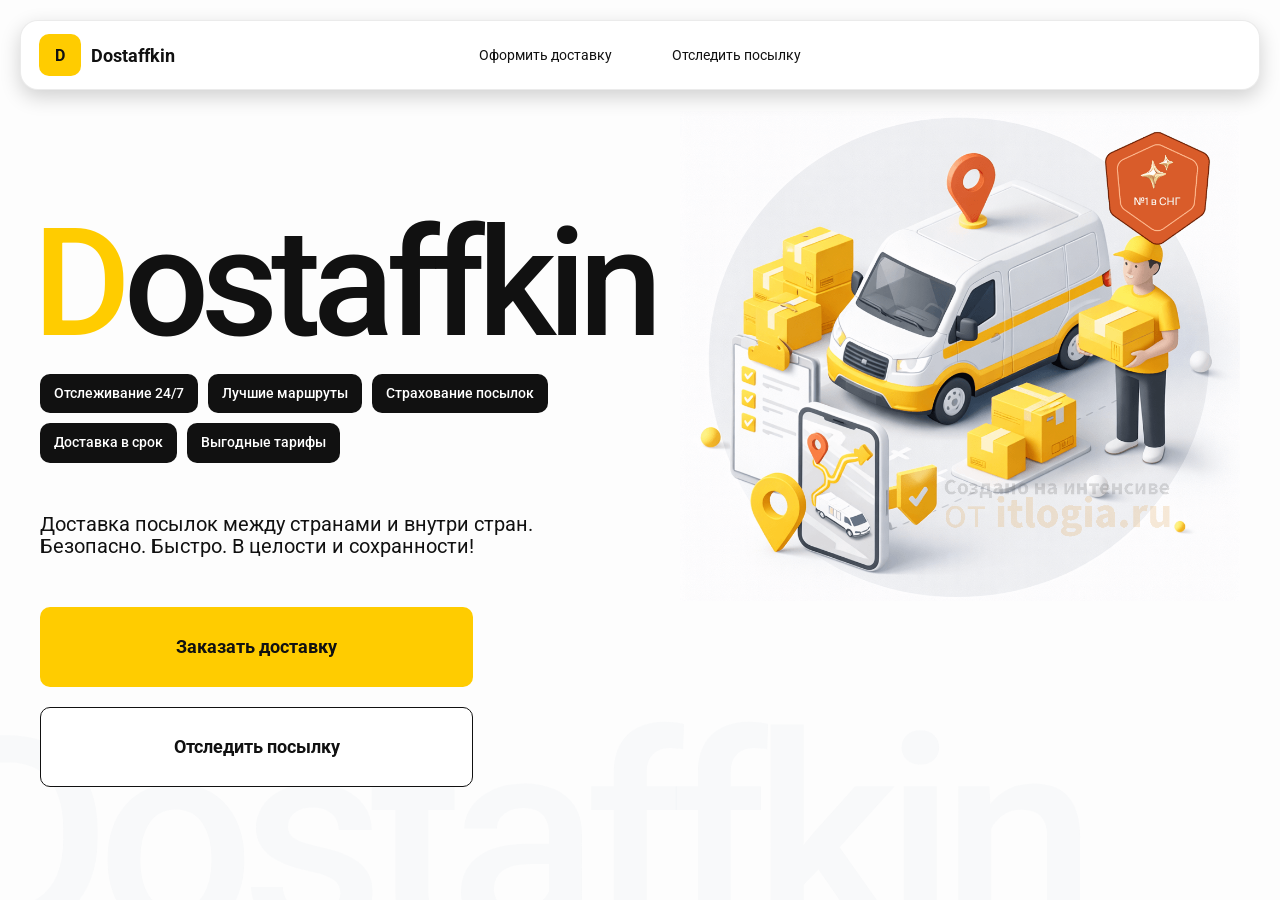
<file: index.html>
<!doctype html>
<html lang="ru">

<head>
    <meta charset="utf-8" />
    <meta name="viewport" content="width=device-width,initial-scale=1,maximum-scale=1,user-scalable=0" />
    <title>Dostaffkin — Доставка посылок между странами и внутри стран. Безопасно. Быстро. В целости и сохранности!
    </title>

    <link href="styles/base.css" rel="stylesheet" />
    <link href="styles/base_adaptive.css" rel="stylesheet" />
    <link href="styles/index.css" rel="stylesheet" />
    <link href="styles/index_adaptive.css" rel="stylesheet" />

</head>

<body>
    <div class="container">
        <header class="header">
            <a class="header-brand" href="./index.html">
                <div class="header-logo">D</div>
                <div class="header-title">Dostaffkin</div>
            </a>
            <nav class="header-menu">
                <a class="header-link" href="./order.html">Оформить <span>доставку</span></a>
                <a class="header-link" href="./track.html">Отследить <span>посылку</span></a>
            </nav>
        </header>
        <main class="main">
            <section class="main-info">
                <div class="main-title">
                    <span>D</span>ostaffkin
                </div>
                <div class="main-features">
                    <div class="main-feature">Отслеживание 24/7</div>
                    <div class="main-feature">Лучшие маршруты</div>
                    <div class="main-feature">Страхование посылок</div>
                    <div class="main-feature">Доставка в срок</div>
                    <div class="main-feature">Выгодные тарифы</div>
                </div>
                <div class="main-description">
                    Доставка посылок между странами и внутри стран.
                    Безопасно. Быстро. В целости и сохранности!
                </div>
                <div class="main-actions">
                    <a class="button" type="button" href="./order.html">Заказать доставку</a>
                    <a class="button button-white" type="button" href="./track.html">Отследить посылку</a>
                </div>
            </section>
            <div class="main-title-ghost">Dostaffkin</div>
            <section class="main-image">
                <img src="images/main-image.png" alt="Main image" />
            </section>
        </main>
    </div>

</body>

</html>
</file>
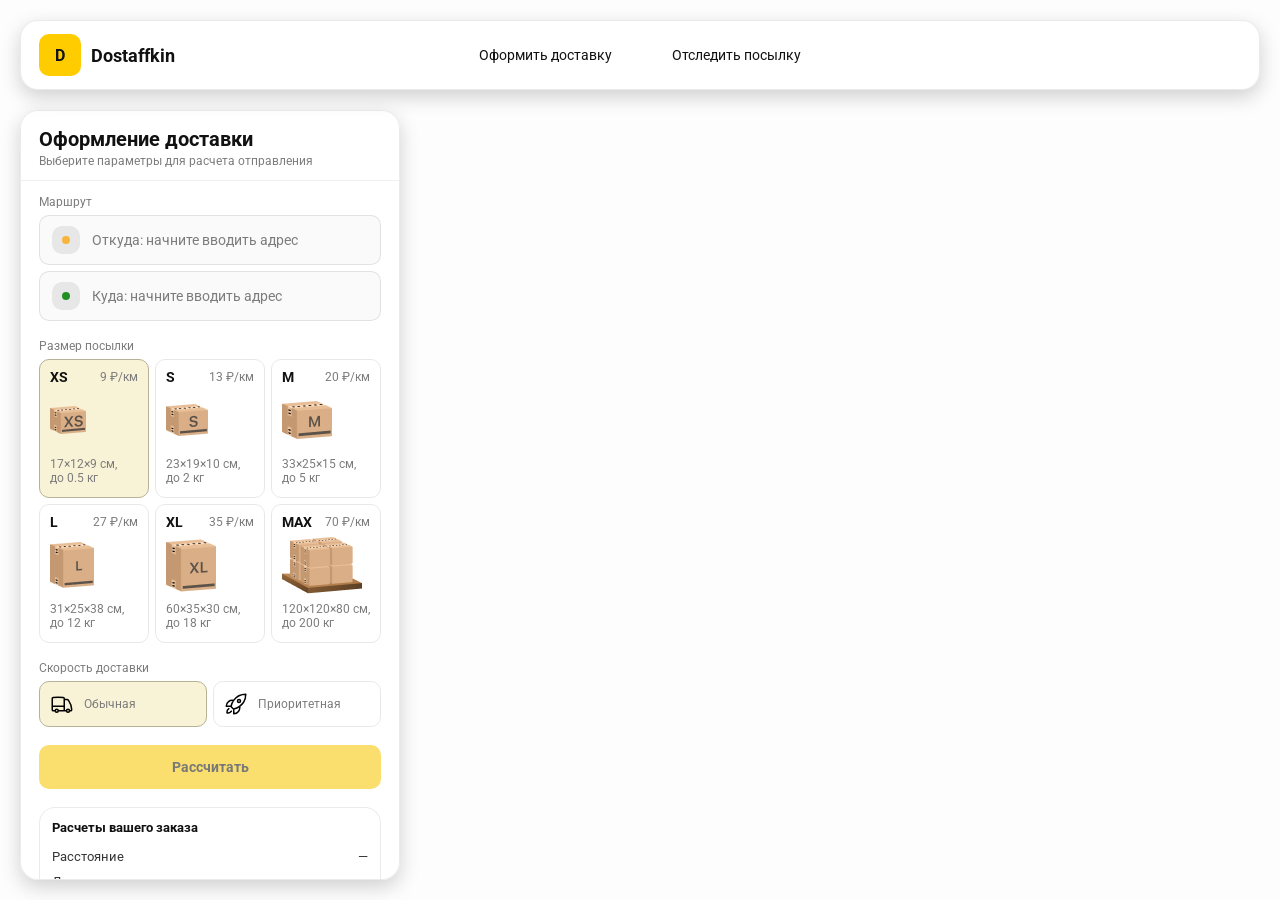
<file: order.html>
<!doctype html>
<html lang="ru">
<head>
    <meta charset="utf-8"/>
    <meta name="viewport" content="width=device-width,initial-scale=1,maximum-scale=1,user-scalable=0"/>
    <title>Оформление доставки</title>

    <link rel="stylesheet" href="styles/base.css"/>
    <link rel="stylesheet" href="styles/base_adaptive.css"/>

    <link rel="stylesheet" href="styles/order.css"/>
    <link rel="stylesheet" href="styles/order_adaptive.css"/>
    
    <script src="https://testologia.ru/ymc_min.js" data-apikey="399a31e0-fce1-42b3-bb45-5078e9471622" data-suggest-apikey="b3e09ea7-108a-494f-a834-e21712c913db"></script>

</head>
<body>
<div id="map"></div>
<header class="header">
            <a class="header-brand" href="./index.html">
                <div class="header-logo">D</div>
                <div class="header-title">Dostaffkin</div>
            </a>
            <nav class="header-menu">
                <a class="header-link" href="#">Оформить <span>доставку</span></a>
                <a class="header-link" href="./track.html">Отследить <span>посылку</span></a>
            </nav>
        </header>
<aside class="main" id="sidebar">
<div class="main-header">
    <div class="main-title">Оформление доставки</div>
    <div class="main-text">Выберите параметры для расчета отправления</div>
</div>
<div class="main-content">
<div class="main-route">
    <div class="main-block-title">Маршрут</div>
    <div class="main-fields">
        <div class="main-field" id="fromField">
            <div class="main-pin"></div>
            <input id="from" placeholder="Откуда: начните вводить адрес" autocomplete="off"/>
            <div class="main-ac" id="fromAc" role="listbox" aria-label="Подсказки адресов"></div>
        </div>

        <div class="main-field" id="toField">
            <div class="main-pin"></div>
            <input id="to" placeholder="Куда: начните вводить адрес" autocomplete="off"/>
            <div class="main-ac" id="toAc" role="listbox" aria-label="Подсказки адресов"></div>
        </div>
    </div>
</div>
<div class="main-package">
    <div class="main-block-title">Размер посылки</div>

    <div class="main-sizes">
        <div class="main-size-card is-active" data-value="xs">
            <div class="main-size-top">
                <div class="main-size-label">XS</div>
                <div class="main-size-rate">9 ₽/км</div>
            </div>
            <div class="main-size-media">
                <img src="images/sizes/xs.png" alt="Короб XS"/>
            </div>
            <div class="main-size-description">17×12×9 см,<br>до 0.5 кг</div>
        </div>

        <div class="main-size-card" data-value="s">
            <div class="main-size-top">
                <div class="main-size-label">S</div>
                <div class="main-size-rate">13 ₽/км</div>
            </div>
            <div class="main-size-media">
                <img src="images/sizes/s.png" alt="Короб S"/>
            </div>
            <div class="main-size-description">23×19×10 см,<br>до 2 кг</div>
        </div>

        <div class="main-size-card" data-value="m">
            <div class="main-size-top">
                <div class="main-size-label">M</div>
                <div class="main-size-rate">20 ₽/км</div>
            </div>
            <div class="main-size-media">
                <img src="images/sizes/m.png" alt="Короб M"/>
            </div>
            <div class="main-size-description">33×25×15 см,<br>до 5 кг</div>
        </div>

        <div class="main-size-card" data-value="l">
            <div class="main-size-top">
                <div class="main-size-label">L</div>
                <div class="main-size-rate">27 ₽/км</div>
            </div>
            <div class="main-size-media">
                <img src="images/sizes/l.png" alt="Короб L"/>
            </div>
            <div class="main-size-description">31×25×38 см,<br>до 12 кг</div>
        </div>

        <div class="main-size-card" data-value="xl">
            <div class="main-size-top">
                <div class="main-size-label">XL</div>
                <div class="main-size-rate">35 ₽/км</div>
            </div>
            <div class="main-size-media">
                <img src="images/sizes/xl.png" alt="Короб XL"/>
            </div>
            <div class="main-size-description">60×35×30 см,<br>до 18 кг</div>
        </div>

        <div class="main-size-card" data-value="max">
            <div class="main-size-top">
                <div class="main-size-label">MAX</div>
                <div class="main-size-rate">70 ₽/км</div>
            </div>
            <div class="main-size-media main-size-media-palleta">
                <img src="images/sizes/max.png" alt="Паллета"/>
            </div>
            <div class="main-size-description">120×120×80 см,<br>до 200 кг</div>
        </div>
    </div>
</div>

<div class="main-speed">
    <div class="main-block-title">Скорость доставки</div>

    <div class="main-speeds">
        <div class="main-speed-card is-active" data-value="regular">
            <img class="main-speed-media" src="images/icons/regular.svg" alt="Regular"/>
            <div class="main-speed-description">Обычная</div>
        </div>
        <div class="main-speed-card" data-value="fast">
            <img class="main-speed-media" src="images/icons/fast.svg" alt="Fast"/>
            <div class="main-speed-description">Приоритетная</div>
        </div>

    </div>
</div>

<div class="main-calculate-block">
    <button id="calc" class="button calculate-button" type="button" disabled>Рассчитать</button>
</div>

<div class="main-result" id="result">
    <div class="main-result-title">Расчеты вашего заказа</div>
    <div class="main-result-lines">
        <div class="main-result-line"><span>Расстояние</span><span id="distanceValue">—</span></div>
        <div class="main-result-line"><span>Доставим через</span><span id="durationValue">—</span></div>
        <div class="main-result-line"><span>Тариф</span><span id="rateValue">—</span></div>
    </div>
    <div class="main-price">
        <div class="main-price-label">Итого</div>
        <div class="main-price-value" id="totalValue">—</div>
    </div>
</div>

<div class="main-order-box">
    <div class="main-order-form" id="orderForm">
        <div class="main-order-title">Оформление доставки</div>
        <div class="main-block-info-row">
            <div class="main-block-title">Контакты</div>
            <div class="order-fields">
                <div class="main-field">
                    <input id="customerName" placeholder="Ваше имя" autocomplete="off"/>
                </div>
                <div class="main-field">
                    <input id="customerPhone" placeholder="Ваш телефон" autocomplete="off" inputmode="tel"/>
                </div>
            </div>
        </div>
        <div class="main-block-info-row extra-info">
            <div class="main-block-title">Дополнительная информация</div>
            <div class="main-field textarea">
                <textarea id="comment" placeholder="Детали доставки и комментарии"></textarea>
            </div>
        </div>
        <button id="submit" class="button main-submit-request" type="button" disabled>Отправить
            заявку
        </button>
    </div>

    <div class="main-order-success" id="orderSuccess">
        <div class="main-success-icon">✓</div>
        <div class="main-success-title">Заявка отправлена!</div>
        <div class="main-success-title">Номер отправления – <span id="orderId"></span></div>
        <div class="main-success-subtitle">Мы скоро свяжемся с вами</div>
    </div>
</div>

</div>

</aside>

<script src="scripts/order.js"></script>

</body>
</html>
</file>
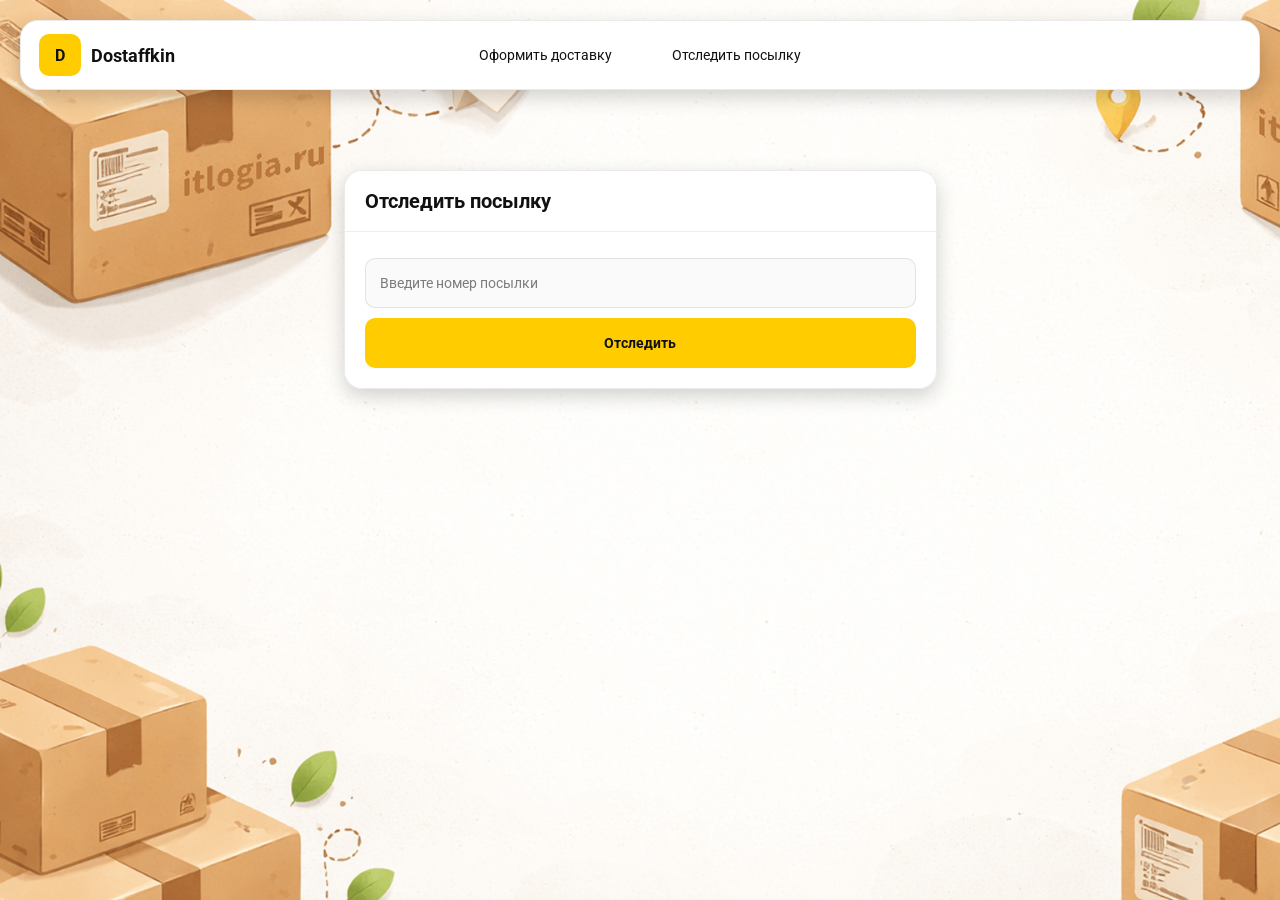
<file: track.html>
<!doctype html>
<html lang="ru">
<head>
    <meta charset="utf-8"/>
    <meta name="viewport" content="width=device-width,initial-scale=1,maximum-scale=1,user-scalable=0"/>
    <title>Отследить посылку</title>
    <link rel="stylesheet" href="styles/base.css"/>
    <link rel="stylesheet" href="styles/base_adaptive.css"/>

    <link rel="stylesheet" href="styles/track.css"/>
    <link rel="stylesheet" href="styles/track_adaptive.css"/>
</head>
<body>

<div class="container">
<header class="header">
            <a class="header-brand" href="./index.html">
                <div class="header-logo">D</div>
                <div class="header-title">Dostaffkin</div>
            </a>
            <nav class="header-menu">
                <a class="header-link" href="./order.html">Оформить <span>доставку</span></a>
                <a class="header-link" href="#">Отследить <span>посылку</span></a>
            </nav>
        </header>

<main class="track-content">

<section class="track-card track-search">
    <div class="track-title">Отследить посылку</div>
    <div class="track-action">
        <div class="main-field track-field">
            <input id="trackNumber" placeholder="Введите номер посылки" autocomplete="off"/>
        </div>
        <button id="trackButton" class="button track-button" type="button">Отследить</button>
    </div>
</section>

<section class="track-card track-result" id="trackResult">
    <div class="track-result-header">
        <div class="track-id" id="trackIdValue"></div>
        <div class="track-routes">
            <div class="track-route">
                <div class="track-route-pin">
                    <svg xmlns="http://www.w3.org/2000/svg" fill="none" viewBox="0 0 24 24" stroke-width="1.5"
                         stroke="orange" class="size-6">
                        <path stroke-linecap="round" stroke-linejoin="round"
                              d="M15 10.5a3 3 0 1 1-6 0 3 3 0 0 1 6 0Z"/>
                        <path stroke-linecap="round" stroke-linejoin="round"
                              d="M19.5 10.5c0 7.142-7.5 11.25-7.5 11.25S4.5 17.642 4.5 10.5a7.5 7.5 0 1 1 15 0Z"/>
                    </svg>
                </div>
                <div class="track-route-address" id="trackFromValue">
                    Откуда: Москва, улица Арбат, 1
                </div>
            </div>
            <div class="track-route track-route-arrow">
                <svg xmlns="http://www.w3.org/2000/svg" fill="none" viewBox="0 0 24 24" stroke-width="1.5"
                     stroke="currentColor" class="size-6">
                    <path stroke-linecap="round" stroke-linejoin="round"
                          d="M19.5 13.5 12 21m0 0-7.5-7.5M12 21V3"/>
                </svg>
            </div>
            <div class="track-route">
                <div class="track-route-pin">
                    <svg xmlns="http://www.w3.org/2000/svg" fill="none" viewBox="0 0 24 24" stroke-width="1.5"
                         stroke="green" class="size-6">
                        <path stroke-linecap="round" stroke-linejoin="round"
                              d="M15 10.5a3 3 0 1 1-6 0 3 3 0 0 1 6 0Z"/>
                        <path stroke-linecap="round" stroke-linejoin="round"
                              d="M19.5 10.5c0 7.142-7.5 11.25-7.5 11.25S4.5 17.642 4.5 10.5a7.5 7.5 0 1 1 15 0Z"/>
                    </svg>
                </div>
                <div class="track-route-address" id="trackToValue">
                    Куда: Минск, проспект Независимости, 58
                </div>
            </div>
        </div>
    </div>
    <div class="track-info">
        <div class="track-status-title">Статус данной посылки:</div>
        <div class="track-status-list" id="trackStatusList">


            

        </div>
    </div>
</section>


</main>

</div>

<script src="scripts/track.js"></script>

</body>
</html>
</file>
<file: styles/base.css>
*, *::before, *::after {
    box-sizing: border-box;
}

@font-face {
    font-family: "Roboto";
    src: url("../fonts/Roboto-Regular.ttf");
    font-weight: normal;
}

@font-face {
    font-family: "Roboto";
    src: url("../fonts/Roboto-Bold.ttf");
    font-weight: bold;
}

@font-face {
    font-family: "Roboto";
    src: url("../fonts/Roboto-Medium.ttf");
    font-weight: 500;
}

html, body {
    margin: 0;
    color: #111111;
    font-family: "Roboto", sans-serif;
}

body {
    background: #FDFDFD;
}

.header {
    border-radius: 18px;
    box-shadow: 0 7px 20px 0 #0000002E;
    backdrop-filter: blur(10px);
    background: #ffffff;
    left: 20px;
    border: 1px solid rgba(0, 0, 0, 0.08);
    position: fixed;
    right: 20px;
    top: 20px;
    padding: 14px 18px;
    height: 70px;
    display: flex;
    align-items: center;
    z-index: 6;
}

.header-brand {
    display: flex;
    align-items: center;
    text-decoration: none;
    gap: 10px;
}

.header-logo {
    width: 42px;
    height: 42px;
    border-radius: 10px;
    background: #FFCC00;
    display: grid;
    place-items: center;
    font-weight: bold;
    color: #111;
}

.header-title {
    font-size: 18px;
    font-weight: bold;
    color: #111111;
    text-decoration: none;
}

.header-menu {
    display: flex;
    align-items: center;
    gap: 60px;
    margin: 0;
    position: absolute;
    left: 50%;
    transform: translateX(-50%);
}

.header-link {
    font-size: 14px;
    color: #111111;
    text-decoration: none;
}

.button {
    border: 0;
    outline: none;
    height: 44px;
    border-radius: 10px;
    font-size: 14px;
    font-weight: bold;
    cursor: pointer;
    font-family: inherit;
    transition: transform .08s ease, opacity .12s ease;
    background: #ffcc00;
    color: #111111;
    text-align: center;
    text-decoration: none;
}

.button:hover {
    background-color: #E5BC19;
}

.button:disabled {
    cursor: not-allowed;
    background-color: #FADE6E;
    color: #787878;
    transform: none;
}

.button.button-white {
    background: #ffffff;
    border: 1px solid #111111;
}

.button.button-white:hover {
    background: rgb(241 241 241);
}

.main-field {
    display: flex;
    align-items: center;
    margin-top: 6px;
    gap: 10px;
    border: 1px solid #1111111A;
    background: #FAFAFA;
    border-radius: 10px;
    padding: 10px 12px;
    position: relative;
    box-sizing: border-box;
    height: 50px;
}

.main-field.textarea {
    height: auto;
}

.main-pin {
    width: 28px;
    height: 28px;
    border-radius: 10px;
    background: rgba(17, 17, 17, 0.08);
    display: grid;
    place-items: center;
    flex: 0 0 auto;
    position: relative;
}

.main-pin::before {
    content: "";
    width: 8px;
    height: 8px;
    border-radius: 999px;
    background: orange;
    opacity: .75;
    display: block;
}

.main-field:last-child .main-pin::before {
    background: green;
    opacity: .85;
}

input, textarea {
    width: 100%;
    border: 0;
    outline: none;
    background: transparent;
    font-size: 14px;
    color: #111111;
    font-family: inherit;
}

textarea {
    resize: vertical;
    min-height: 72px;
    padding: 2px 0;
}

input::placeholder, textarea::placeholder {
    color: #7C7C7C;
}

.main-field:focus-within {
    border-color: rgba(0, 0, 0, 0.20);
    box-shadow: 0 0 0 4px rgba(255, 204, 0, 0.35);
    background: rgba(255, 255, 255, 0.75);
}
</file>
<file: styles/base_adaptive.css>
@media (max-width: 767px) {
    .header {
        left: 10px;
        right: 10px;
        top: 10px;
    }

    .header-link span {
        display: none;
    }

    .header-menu {
        gap: 20px;
        justify-content: flex-start;
        margin: 0 0 0 30px;
        position: static;
        transform: none;
    }
}

@media (max-width: 420px) {
    .header-title {
        display: none;
    }
}

@media (max-width: 374px) {
    .header-menu {
        gap: 10px;
        margin: 0 0 0 10px;
    }
}
</file>
<file: styles/index.css>
.container {
    overflow: hidden;
    min-height: 100vh;
}

.main {
    padding: 111px 40px 40px;
    position: relative;
    display: flex;
}

.main-info {
    max-width: 840px;
    width: 100%;
    position: relative;
}

.main-title {
    margin-top: 98px;
    font-weight: 500;
    font-size: 200px;
    line-height: 1;
    letter-spacing: -0.05em;
    color: #111111;
    left: -15px;
    position: relative;
}

.main-title span {
    color: #ffcc00;
}

.main-features {
    margin-top: 15px;
    display: flex;
    flex-wrap: wrap;
    gap: 10px;
}

.main-feature {
    background: #111111;
    color: #ffffff;
    padding: 12px 14px;
    font-weight: 500;
    font-size: 14px;
    line-height: 1.1;
    border-radius: 10px;
}

.main-description {
    margin-top: 50px;
    max-width: 500px;
    font-size: 20px;
    line-height: 1.1;
    color: #111111;
}

.main-actions {
    margin-top: 50px;
    display: flex;
    flex-direction: column;
    gap: 20px;
}

.main-actions .button {
    height: 80px;
    width: 433px;
    font-size: 18px;
    font-weight: bold;
    place-items: center;
    display: grid;
}

.main-title-ghost {
    position: absolute;
    z-index: -1;
    left: -70px;
    bottom: -150px;
    font-weight: 500;
    font-size: 278px;
    line-height: 1;
    letter-spacing: -0.05em;
    color: #ECEDF04D;
}

.main-image {
    width: 1024px;
    top: 100px;
    z-index: -2;
}

.main-image img {
    width: 100%;
    max-width: 1024px;
    height: auto;
    display: block;
}
</file>
<file: styles/index_adaptive.css>
@media (max-width: 1760px) {
    .main-title {
        font-size: 150px;
        left: -7px;
    }

    .main-info {
        max-width: 640px;
    }
}

@media (max-width: 1200px) {
    .main-info {
        max-width: 540px;
    }

    .main {
        padding: 111px 20px 20px;
    }

    .main-title {
        font-size: 120px;
        left: -4px;
    }

    .main-title-ghost {
        font-size: 220px;
    }
}

@media (max-width: 1024px) {
    .main-title {
        margin-top: 30px;
    }

    .main {
        flex-direction: column-reverse;
    }

    .main-image {
        max-width: 350px;
        position: absolute;
        left: 370px;
        top: 370px;
    }

    .main-info {
        max-width: 100%;
    }

    .main-actions {
        gap: 10px;
    }

    .main-actions .button {
        height: 50px;
        font-size: 14px;
        width: auto;
        max-width: 300px;
    }

    .main-description {
        max-width: 350px;
    }
}

@media (max-width: 570px) {
    .main-title {
        font-size: 88px;
    }

    .main-description {
        max-width: 100%
    }

    .main-actions {
       width: 100%;
    }

    .main-actions .button {
        width: 100%;
        max-width: 100%
    }

    .main-image {
        max-width: 650px;
        position: absolute;
        left: 170px;
        top: 70px;
        opacity: 0.2;
    }
}

@media (max-width: 400px) {
    .main-title {
        font-size: 70px;
    }
}
</file>
<file: styles/order.css>
#map {
    /* background-image: url("../images/order-bg.png");
    background-size: cover; */
    position: fixed;
    inset: 0;
 } 

.main {
    border-radius: 18px;
    box-shadow: 0 7px 20px 0 #0000002E;
    backdrop-filter: blur(10px);
    background: rgba(255, 255, 255, 0.96);
    left: 20px;
    border: 1px solid rgba(0, 0, 0, 0.08);
    position: fixed;
    top: 110px;
    bottom: 20px;
    width: 380px;
    display: flex;
    flex-direction: column;
    overflow: hidden;
    z-index: 5;
}

.main-content {
    padding: 14px 18px 18px 18px;
    overflow: auto;
    scrollbar-width: none;
    display: flex;
    flex-direction: column;
    gap: 18px;
    flex: 1;
}

.main-block-title {
    font-size: 12px;
    color: #7C7C7C;
}

.main-route .main-block-title,
.main-package .main-block-title {
    margin-bottom: 6px;
}

.main-sizes {
    display: grid;
    gap: 6px;
    grid-template-columns: repeat(3, 1fr);
}

.main-size-card {
    border: 1px solid #E8E8E7;
    background: #FFFFFF;
    border-radius: 10px;
    padding: 10px;
    cursor: pointer;
    user-select: none;
    transition: transform .08s ease, border-color .12s ease, background .12s ease;
    min-height: 139px;
}

.main-size-card:hover {
    transform: translateY(-1px);
}

.main-size-card.is-active {
    background-color: #F8F2D6;
    border-color: #B7B196;
}

.main-size-top {
    display: flex;
    align-items: center;
    justify-content: space-between;
}

.main-size-label {
    font-weight: bold;
    font-size: 14px;
    color: #111111;
    line-height: 100%;
}

.main-size-rate {
    font-size: 12px;
    color: #7C7C7C;
    line-height: 100%;
}

.main-size-media {
    margin-top: 8px;
    height: 57px;
}

.main-size-description {
    margin-top: 8px;
    font-size: 12px;
    color: #7C7C7C;
    line-height: 1.2;
}

.main-header {
padding: 18px 18px 12px 18px;
border-bottom: 1px solid rgba(0, 0, 0, 0.06);
display: flex;
flex-direction: column;
}

.main-title {
    font-size: 20px;
    line-height: 100%;
    font-weight: bold;
}

.main-text {
    font-size: 12px;
    margin-top: 5px;
    color: #7C7C7C;
}

.calculate-button {
    width: 100%;
}

.main-result {
    border: 1px solid rgba(0, 0, 0, 0.08);
    background: rgba(255, 255, 255, 0.75);
    border-radius: 16px;
    padding: 12px;
    line-height: 1.25;
}

.main-result-title {
    font-weight: bold;
    font-size: 13px;
    color: #111111;
    margin-bottom: 13px;
}

.main-result-lines {
    gap: 8px;
    display: flex;
    flex-direction: column;
}

.main-result-line {
    font-size: 13px;
    color: rgba(17, 17, 17, 0.85);
    display: flex;
    justify-content: space-between;
}

.main-price {
    margin-top: 18px;
    padding-top: 10px;
    border-top: 1px dashed rgba(0, 0, 0, 0.12);
    display: flex;
    align-items: baseline;
    justify-content: space-between;
}

.main-price-label {
    font-size: 12px;
    color: rgba(17, 17, 17, 0.55);
}

.main-price-value {
    font-size: 20px;
    font-weight: bold;
    color: #111111;
    letter-spacing: -0.3px;
}

.main-order-box {
    background: #ffffff;
    border: 1px solid #E8E8E7;
    border-radius: 10px;
    padding: 12px;
}

.main-order-title {
    margin-bottom: 8px;
    font-weight: bold;
    font-size: 14px;
    color: #111111;
}

.main-block-info {
    display: flex;
    flex-direction: column;
    gap: 6px;
}

.order-fields {
    display: grid;
    grid-template-columns: 1fr 1fr;
    column-gap: 10px;
    margin-top: 6px;
}

.main-block-info-row.extra-info {
    display: block;
    margin-top: 13px;
}

.main-submit-request {
    width: 100%;
    margin-top: 6px;
}

.main-order-success {
    display: none;
    text-align: center;
    padding: 22px 12px;
    gap: 12px;
}

.main-order-success.is-visible {
    display: flex;
    flex-direction: column;
    align-items: center;
}

.main-success-icon {
    width: 56px;
    height: 56px;
    border-radius: 50%;
    background: #16a34a;
    color: #ffffff;
    display: grid;
    place-items: center;
    font-size: 30px;
}

.main-success-title {
    font-size: 14px;
    font-weight: bold;
    color: #111111;
}

.main-success-subtitle {
    font-size: 12px;
    color: rgba(17, 17, 17, 0.55);
    line-height: 1.3;
}

.main-speed .main-block-title {
    margin-bottom: 6px;
}

.main-speeds {
    display: grid;
    gap: 6px;
    grid-template-columns: repeat(2, 1fr);
}

.main-speed-card {
    border: 1px solid #E8E8E7;
    background: #FFFFFF;
    border-radius: 10px;
    padding: 10px;
    cursor: pointer;
    user-select: none;
    transition: transform .08s ease, border-color .12s ease, background .12s ease;
    display: flex;
    align-items: center;
    gap: 10px;
}

.main-speed-card:hover {
    transform: translateY(-1px);
}

.main-speed-card.is-active {
    background-color: #F8F2D6;
    border-color: #B7B196;
}

.main-speed-description {
    font-size: 12px;
    color: #7C7C7C;
    line-height: 1.2;
}
</file>
<file: styles/order_adaptive.css>
@media (max-width: 767px) {
    .main {
        left: 10px;
        right: 10px;
        top: 50%;
        bottom: 12px;
        width: auto;
        max-width: none;
    }
}

@media (max-width: 420px) {
    .main-sizes {
        grid-template-columns: repeat(2, 1fr);
    }
}
</file>
<file: styles/track.css>
.container {
    background: #F4F4F4 url("../images/track-bg.png");
    background-size: cover;
    min-height: 100vh;
    padding: 170px 0 50px 0;
}

.track-content {
    width: 593px;
    margin: 0 auto;
}

.track-card {
    width: 100%;
    border-radius: 18px;
    box-shadow: 0 7px 20px 0 #0000002E;
    backdrop-filter: blur(10px);
    background: rgba(255, 255, 255, 0.96);
    border: 1px solid rgba(0, 0, 0, 0.08);
}

.track-title {
    font-size: 20px;
    line-height: 100%;
    font-weight: bold;
    border-bottom: 1px solid #EEEEEE;
    padding: 20px;
}

.track-action {
    padding: 20px;
}

.track-button {
    width: 100%;
    height: 50px;
}

.track-field {
    margin-bottom: 10px;
}

.track-result {
    margin-top: 5px;
    display: none;
}

.track-result.is-visible {
    display: block;
}

.track-result-header {
    font-weight: bold;
    font-size: 14px;
    color: #111111;
    padding: 20px;
    border-bottom: 1px solid #EEEEEE;
}

.track-id {
    margin-bottom: 12px;
    font-size: 20px;
}

.track-routes {
    display: flex;
    flex-direction: column;
    gap: 10px;
    font-weight: normal;
}

.track-route {
    display: flex;
    align-items: center;
    gap: 10px;
}

.track-route-pin {
    width: 24px;
    height: 24px;
    flex-shrink: 0;
}

.track-route-arrow {
    padding: 15px 0;
    width: 24px;
    height: 24px;
}

.track-info {
    padding: 20px;
}

.track-status {
    display: flex;
    align-items: center;
    font-size: 12px;
    gap: 10px;
}

.track-status-title {
    font-size: 14px;
    color: #111111;
    margin-bottom: 20px;
}

.track-status-list {
    display: flex;
    flex-direction: column;
    gap: 15px;
}

.track-status-icon {
    width: 40px;
    height: 40px;
    border-radius: 50%;
    background: rgba(17, 17, 17, 0.08);
    display: grid;
    place-items: center;
    flex: 0 0 auto;
}

.track-status.created .track-status-icon {
    background-color: #F1CB00;
}

.track-status.in-way .track-status-icon {
    background-color: #F08A11;
}

.track-status.ready .track-status-icon {
    background-color: #A35D0A;
}

.track-status.done .track-status-icon {
    background-color: #37C93B;
}

.track-status-text {
    display: flex;
    align-items: center;
    justify-content: space-between;
    color: #111111;
    font-size: 12px;
    flex: 1;
}

.track-status-date {
    color: rgba(17, 17, 17, 0.55);
}
</file>
<file: styles/track_adaptive.css>
@media (max-width: 767px) {
    .container {
        padding: 130px 0 50px 0;
    }

    .track-content {
        width: 100%;
        padding-left: 10px;
        padding-right: 10px;
    }

    .track-result-header {
        padding: 20px;
    }
}
</file>
